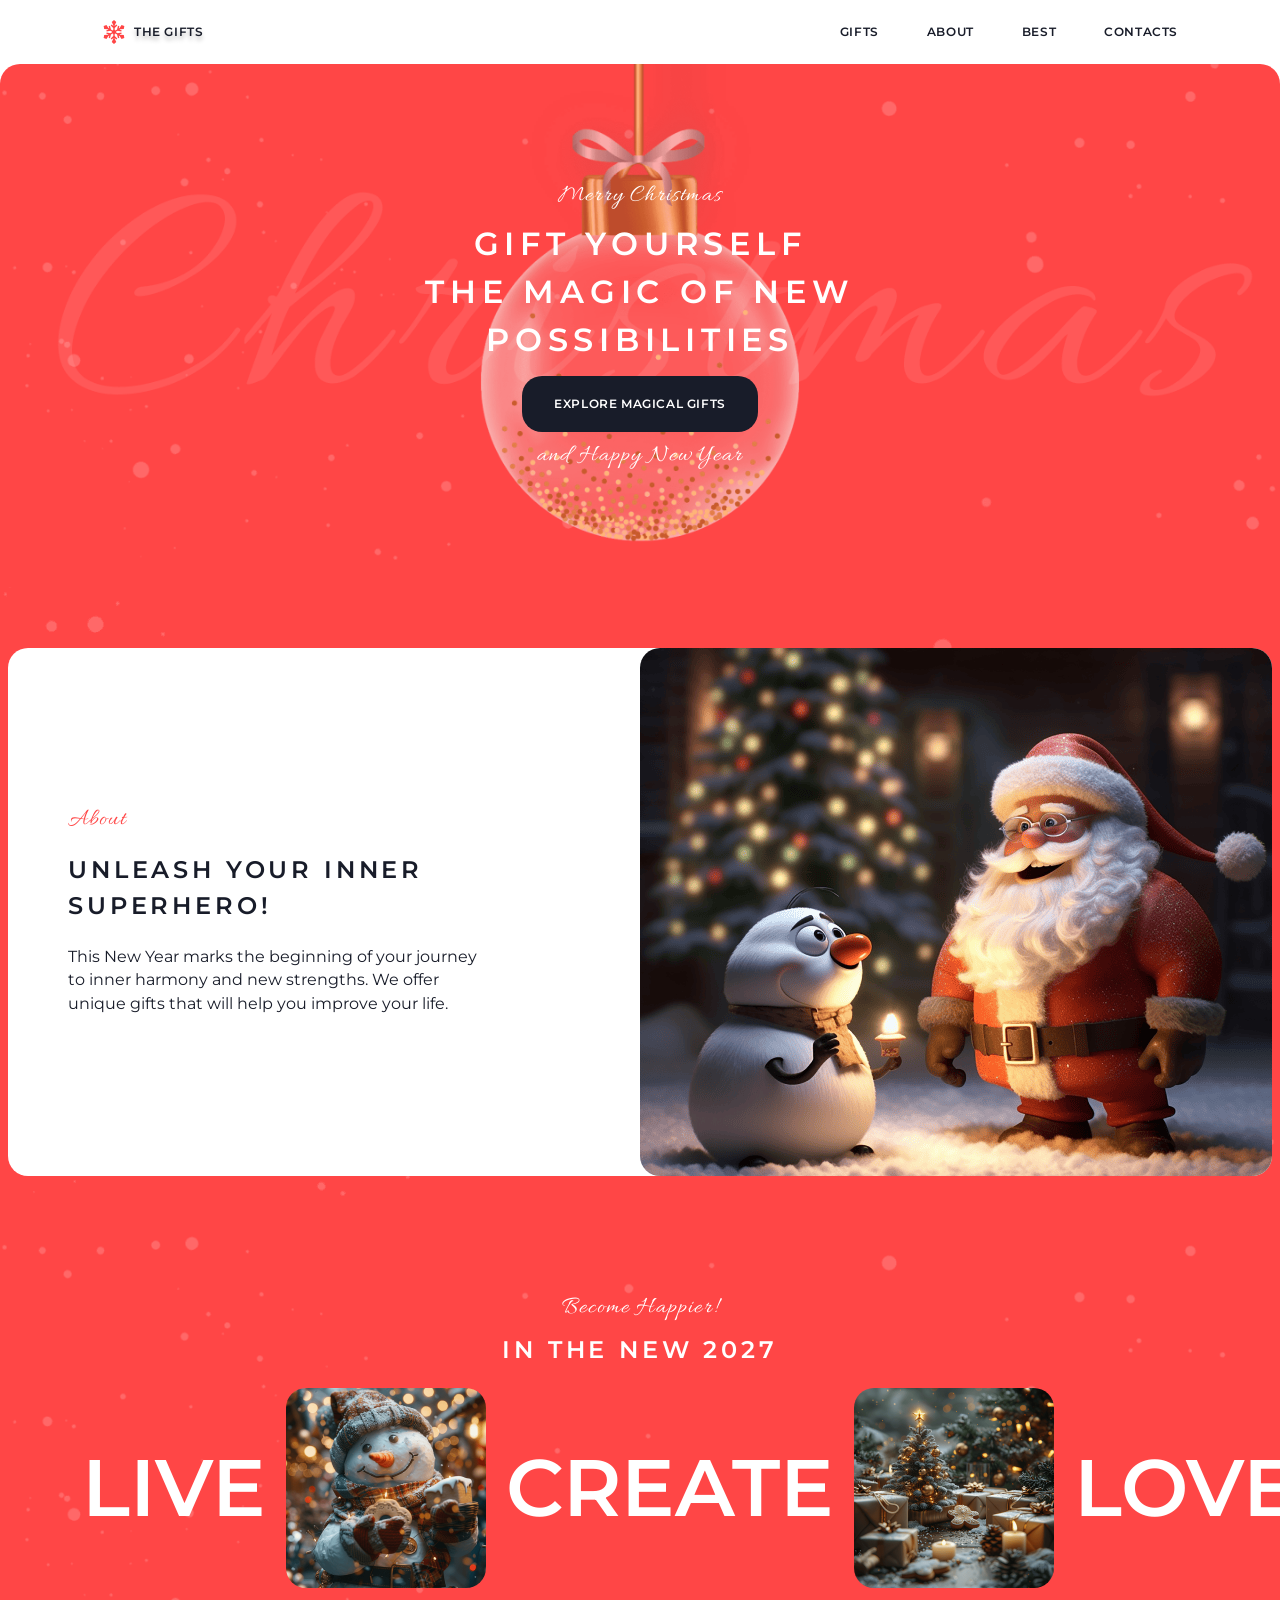
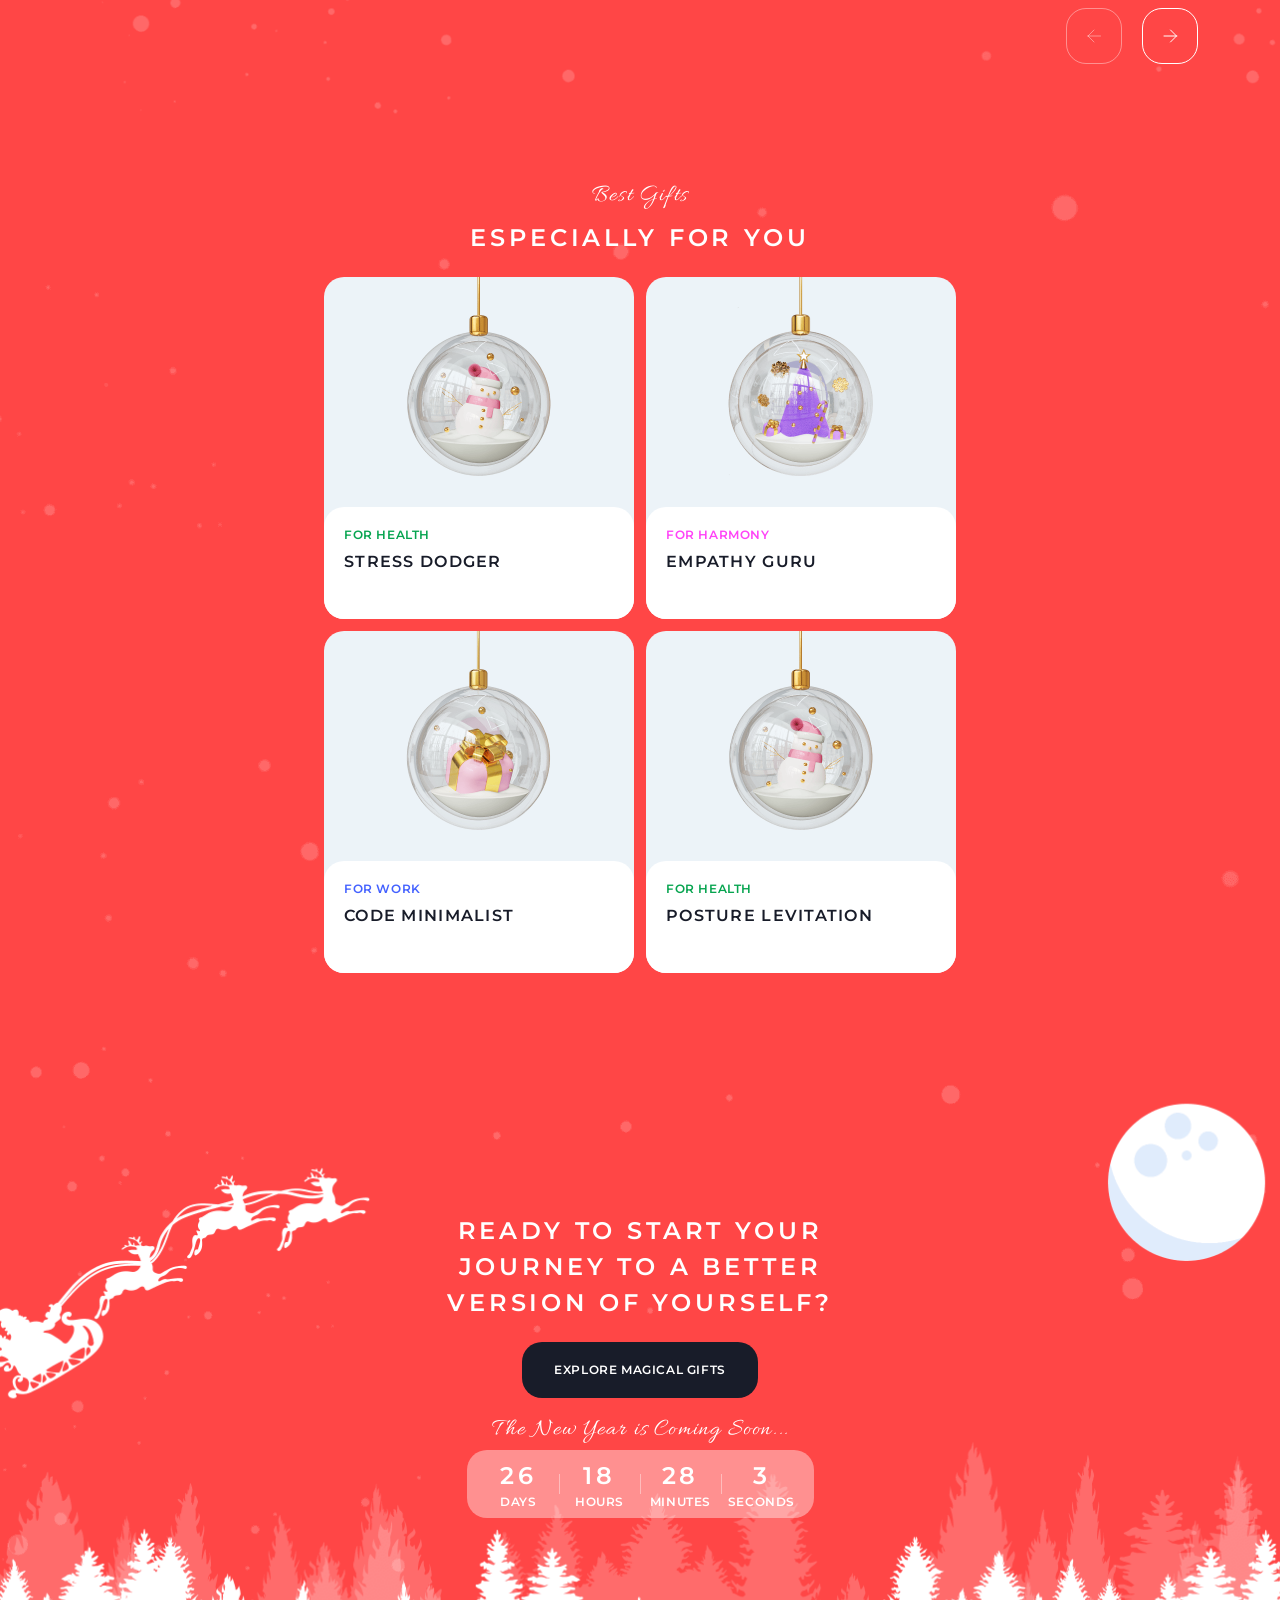
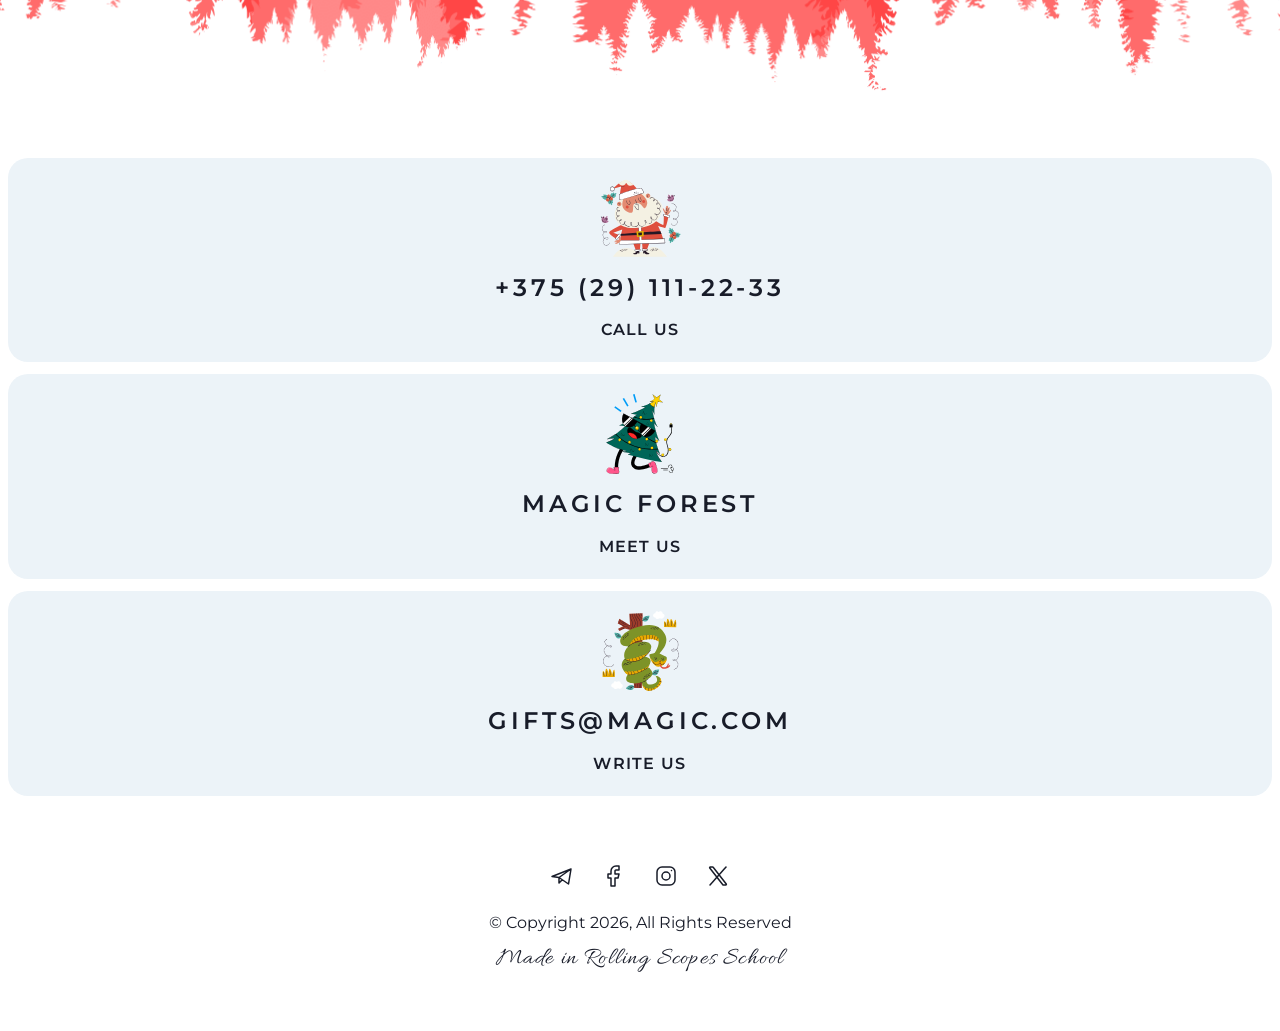
<file: index.html>
<!DOCTYPE html>
<html lang="en">
<head>
  <meta charset="UTF-8">
  <meta name="viewport" content="width=device-width, initial-scale=1.0">
  <link type="Image/x-icon" href="./assets/svg/X-Shop.ico" rel="icon">
  <link rel="stylesheet" href="./home.css">
  <script src="./consts.js" async type="module"></script>
  <script src="./burger.js" async type="module"></script>
  <script src="./slider.js" async type="module"></script>
  <script src="./bestGifts.js" async type="module"></script>
  <script src="./timer.js" async type="module"></script>
  <script src="./bodyRightPadding.js" async type="module"></script>
  <title>Home | Christmas Shop </title>
</head>
<body>
  <header>
    <a class="logo action-small" href="index.html">
      <img src="./assets/svg/logo.svg" alt="snowflake">
      the gifts
    </a>
    <nav class="nav-links">
      <a href="./gifts.html" class="nav-link action-small">gifts</a>
      <a href="#About" class="nav-link action-small">about</a>
      <a href="#Best-Gifts" class="nav-link action-small">best</a>
      <a href="#Contacts" class="nav-link action-small">contacts</a>
    </nav>
    <div class="burger-container" id="burger-icon">
      <div class="burger-line" id="hor"></div>
      <div class="burger-line" id="ver"></div>
    </div>
  </header>
  <nav class="nav-burger" id="nav-burger">
      <a href="./gifts.html" class="nav-link header2">gifts</a>
      <a href="#About" class="nav-link header2">about</a>
      <a href="#Best-Gifts" class="nav-link header2">best</a>
      <a href="#Contacts" class="nav-link header2">contacts</a>
  </nav>
  <main class="wrapper" id="wrapper">
    <section class="hero" id="Hero">
      <div class="hero-content">
        <p class="caption">Merry Christmas</p>
        <div class="header1-wrapper"><h1 class="header1">Gift yourself the magic of new possibilities</h1></div>
        <a class="action-small hero-link" href="./gifts.html">Explore Magical Gifts</a>
        <p class="caption">and Happy New Year</p>
      </div>
    </section>
    <section class="about" id="About">
      <div class="about-content">
        <div class="about-text">
          <div class="about-wrapper">
            <p class="caption ">About</p>
            <h2 class="header2">Unleash your inner superhero!</h2>
            <p class="paragraph">This New Year marks the beginning of your journey to inner harmony and new strengths. We offer unique gifts that will help you improve your life.</p>
          </div>
        </div>
        <div class="img-container">
          <img src="./assets/images/santa.png" alt="santa" class="about-img">
        </div>
      </div>
    </section>
    <section class="slider" id="Slider">
      <div class="slider-label">
        <p class="caption">Become Happier!</p>
        <h2 class="header2">in the new 2027</h2>
      </div>      
      <div class="slider-container" id="slider-container">
        <div class="slider-card">
          <p class="slider-text">Live</p>
          <img src="./assets/images/snowman.png" alt="snowman" class="slider-img">
        </div>
        <div class="slider-card">
          <p class="slider-text">create</p>
          <img src="./assets/images/christmas-trees.png" alt="christmas-tree" class="slider-img">
        </div>
        <div class="slider-card">
          <p class="slider-text">Love</p>
          <img src="./assets/images/christmas-tree-ball.png" alt="christmas-tree-ball" class="slider-img">
        </div>
        <div class="slider-card">
          <p class="slider-text">Dream</p>
          <img src="./assets/images/fairytale-house.png" alt="fairytale-house" class="slider-img">
        </div>
      </div>
      <div class="slider-controls">
        <div class="controls-left" id="controls-left">
          <svg width="24" height="24" viewBox="0 0 24 24" fill="none" xmlns="http://www.w3.org/2000/svg">
          <g id="arrow-left">
          <path id="Left" d="M18.5 12H6M6 12L12 6M6 12L12 18" stroke="white" stroke-linecap="round" stroke-linejoin="round"/>
          </g>
          </svg>
        </div>
        <div class="controls-right" id="controls-right">
          <svg width="24" height="24" viewBox="0 0 24 24" fill="none" xmlns="http://www.w3.org/2000/svg">
            <g id="arrow-right">
            <path id="Right" d="M6 12H18.5M18.5 12L12.5 6M18.5 12L12.5 18" stroke="white" stroke-linecap="round" stroke-linejoin="round"/>
            </g>
          </svg>
        </div>
      </div>
    </section>
    <section class="best-gifts" id="Best-Gifts">
      <div class="best-gifts_label">
        <p class="caption">Best Gifts</p>
        <h2 class="header2">especially for you</h2>
      </div>      
      <div class="gifts-container" id="best-gifts-container">

      </div>
    </section>
    <section class="CTA" id="CTA">
      <div class="CTA-content">
        <h2 class="header2">Ready to start your journey to a better version of yourself?</h2>
        <a class="action-small hero-link" href="./gifts.html">Explore Magical Gifts</a>
        <div class="timer-container">
          <p class="caption">The New Year is Coming Soon...</p>
          <div class="timer" id="timer">
            <div class="days-container">
              <h2 class="days-count header2" id="days">47</h2>
              <p class="days-label header4">days</p>
            </div>
            <hr>
            <div class="hours-container">
              <h2 class="hours-count header2" id="hours">5</h2>
              <p class="hours-label header4">hours</p>
            </div>
            <hr>
            <div class="mins-container">
              <h2 class="mins-count header2" id="minutes">34</h2>
              <p class="mins-label header4">minutes</p>
            </div>
            <hr>
            <div class="seconds-container">
              <h2 class="seconds-count header2" id="seconds">12</h2>
              <p class="seconds-label header4">seconds</p>
            </div>
          </div>
        </div>
      </div>
    </section>
  </main>
  <footer id="Contacts">
    <div class="contacts-container">
      <a class="contacts-card" href="tel:+375291112233">
        <img class="contacts-img" src="./assets/svg/santa-claus.svg" alt="santa-claus">
        <p class="contacts-info action-large" >+375 (29) 111-22-33</p>
        <h3 class="contacts-us header3">call us</h3>
      </a>
      <a class="contacts-card" target="_blank" href="https://maps.app.goo.gl/qPadGt6DpRe9bDaa7">
        <img class="contacts-img" src="./assets/svg/christmas-tree.svg" alt="christmas-tree">
        <p  class="contacts-info action-large" >magic forest</p>
        <h3 class="contacts-us header3">meet us</h3>
      </a>
      <a class="contacts-card" target="_top" href="mailto:lex6164665@gmail.com?subject=Christmas&body=Hi">
        <img class="contacts-img" src="./assets/svg/snake.svg" alt="snake">
        <p class="contacts-info action-large" >gifts@magic.com</p>
        <h3 class="contacts-us header3">write us</h3>
      </a>
    </div>
    <div class="socials-n-copyright">
      <div class="socials-container">
        <a target="_blank" href="https://web.telegram.org/a/" class="socials-link">
          <svg width="24" height="24" viewBox="0 0 24 24" fill="none" xmlns="http://www.w3.org/2000/svg">
          <path d="M21 5L2 12.5L9 13.5M21 5L18.5 20L9 13.5M21 5L9 13.5M9 13.5V19L12.2488 15.7229" stroke="#181C29" stroke-width="1.5" stroke-linecap="round" stroke-linejoin="round"/>
          </svg>
        </a>
        <a target="_blank" href="https://facebook.com" class="socials-link">
          <svg width="24" height="24" viewBox="0 0 24 24" fill="none" xmlns="http://www.w3.org/2000/svg">
          <path d="M17 2H14C12.6739 2 11.4021 2.52678 10.4645 3.46447C9.52678 4.40215 9 5.67392 9 7V10H6V14H9V22H13V14H16L17 10H13V7C13 6.73478 13.1054 6.48043 13.2929 6.29289C13.4804 6.10536 13.7348 6 14 6H17V2Z" stroke="#181C29" stroke-width="1.5" stroke-linecap="round" stroke-linejoin="round"/>
          </svg>
        </a>
        <a target="_blank" href="https://instagram.com" class="socials-link">
          <svg width="24" height="24" viewBox="0 0 24 24" fill="none" xmlns="http://www.w3.org/2000/svg">
            <path d="M12 16C14.2091 16 16 14.2091 16 12C16 9.79086 14.2091 8 12 8C9.79086 8 8 9.79086 8 12C8 14.2091 9.79086 16 12 16Z" stroke="#181C29" stroke-width="1.5" stroke-linecap="round" stroke-linejoin="round"/>
            <path d="M3 16V8C3 5.23858 5.23858 3 8 3H16C18.7614 3 21 5.23858 21 8V16C21 18.7614 18.7614 21 16 21H8C5.23858 21 3 18.7614 3 16Z" stroke="#181C29" stroke-width="1.5"/>
            <path d="M17.5 6.51L17.51 6.49889" stroke="#181C29" stroke-width="1.5" stroke-linecap="round" stroke-linejoin="round"/>
          </svg>
        </a>
        <a target="_blank" href="htpps://x.com" class="socials-link">
          <svg width="24" height="24" viewBox="0 0 24 24" fill="none" xmlns="http://www.w3.org/2000/svg">
          <path d="M16.8198 20.7684L3.75317 3.96836C3.44664 3.57425 3.72749 3 4.22678 3H6.70655C6.8917 3 7.06649 3.08548 7.18016 3.23164L20.2468 20.0316C20.5534 20.4258 20.2725 21 19.7732 21H17.2935C17.1083 21 16.9335 20.9145 16.8198 20.7684Z" stroke="#181C29" stroke-width="1.5"/>
          <path d="M20 3L4 21" stroke="#181C29" stroke-width="1.5" stroke-linecap="round"/>
          </svg>
        </a>
      </div>
      <p class="copyright paragraph">© Copyright 2026, All Rights Reserved</p>
      <a target="_blank" href="https://rs.school/" class="made caption">Made in Rolling Scopes School</a>
    </div>
  </footer>
</body>
</html>
</file>
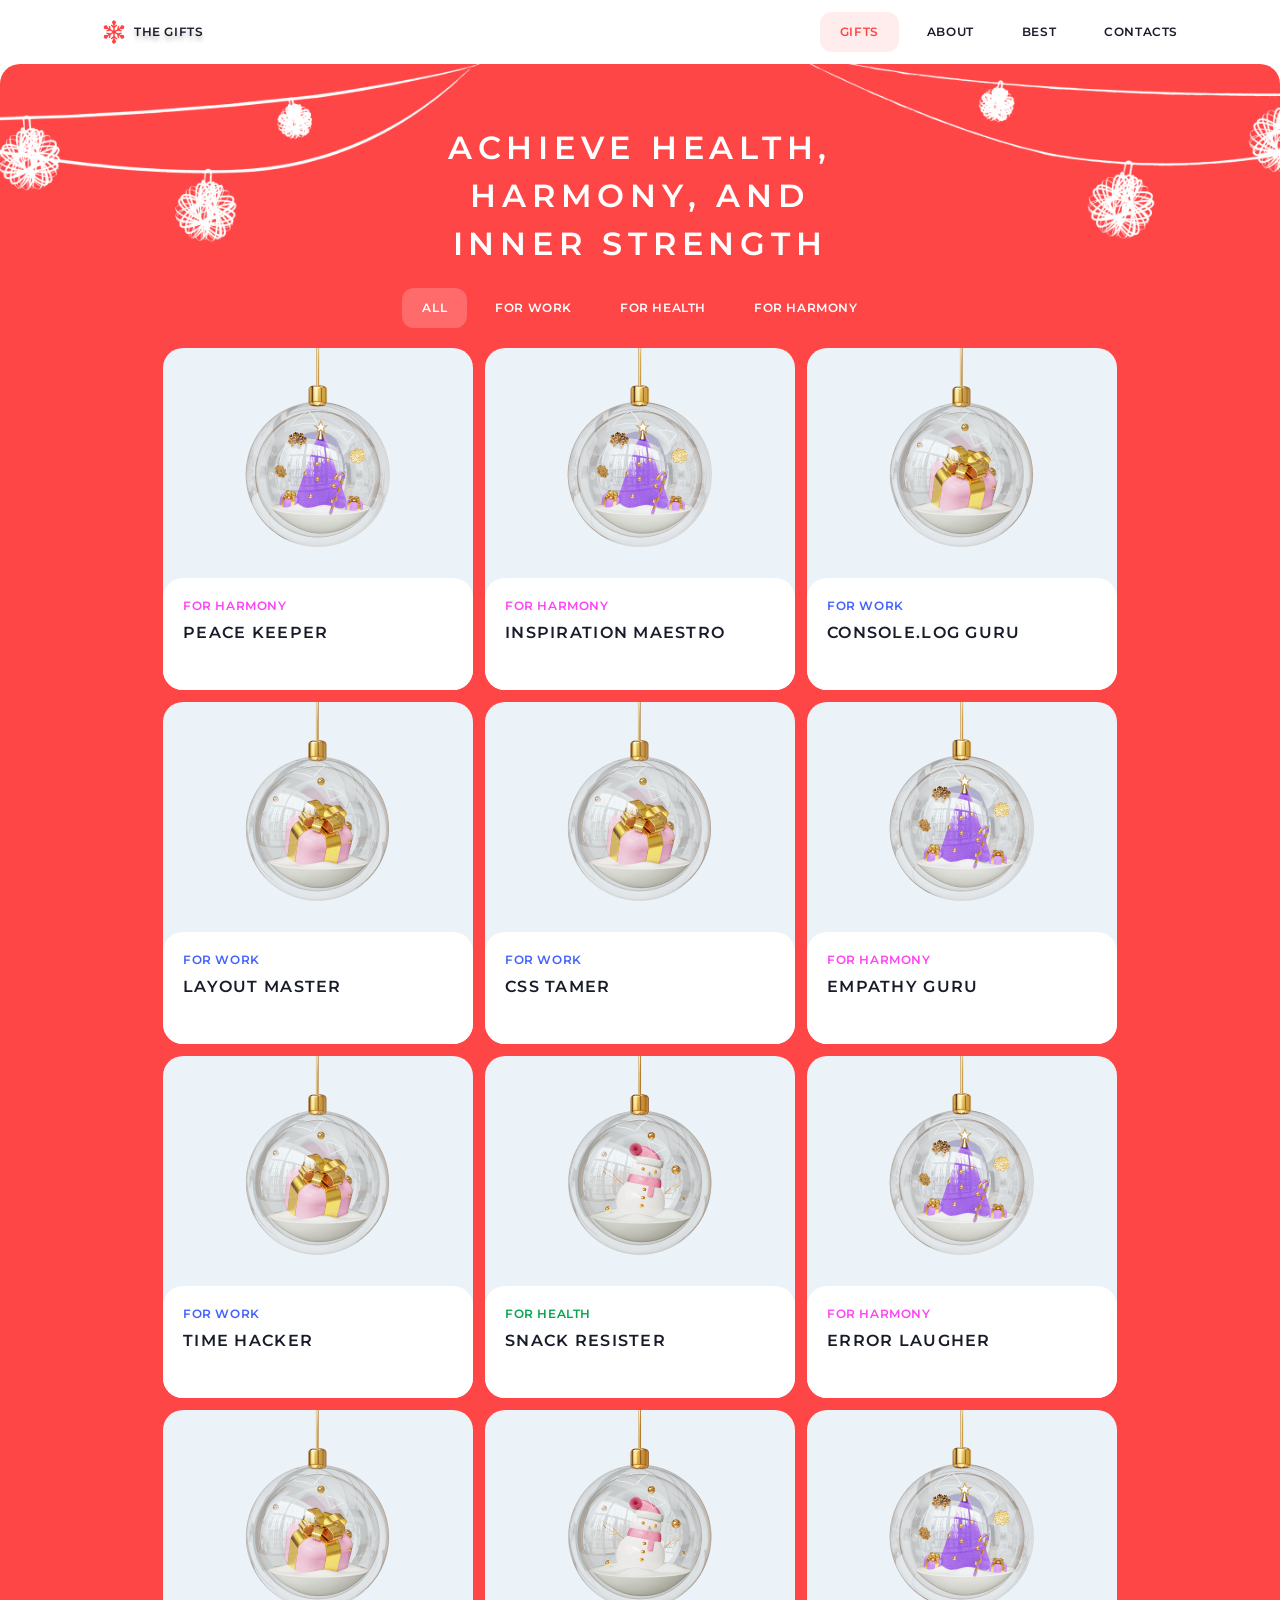
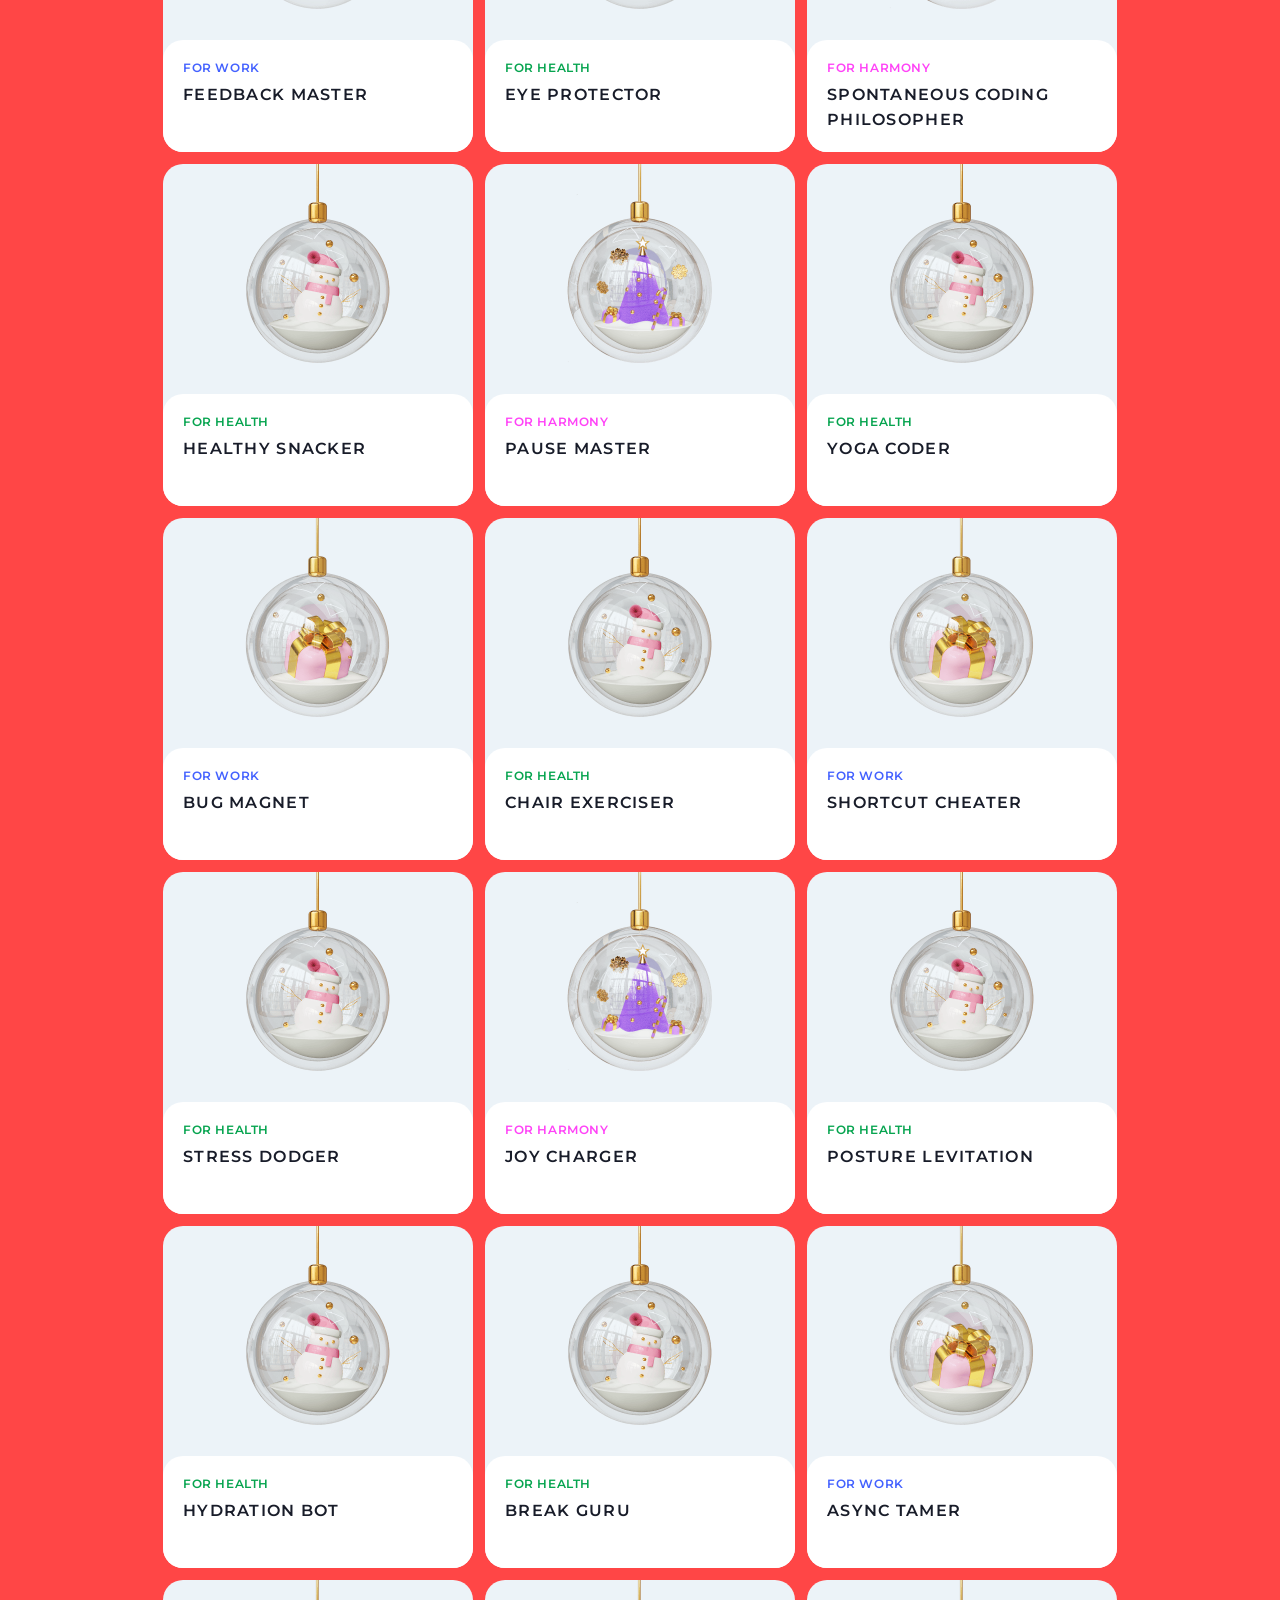
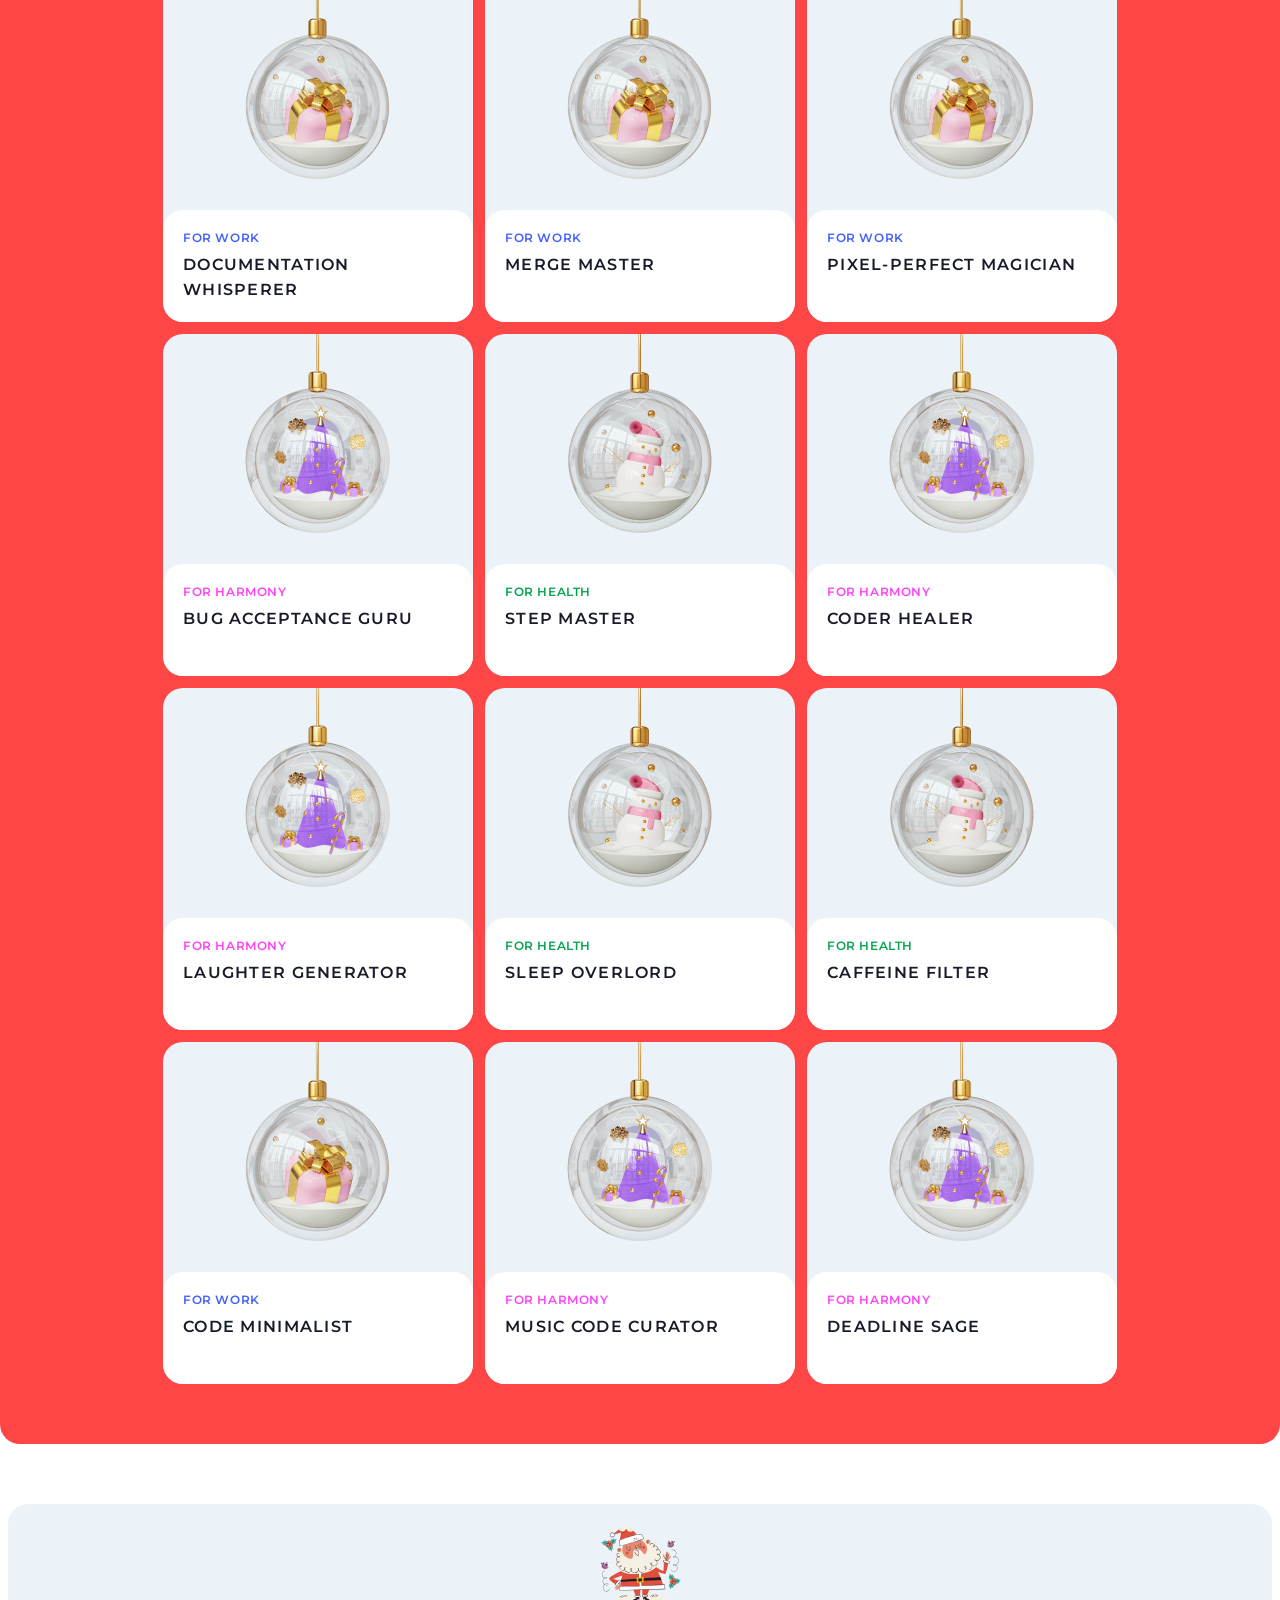
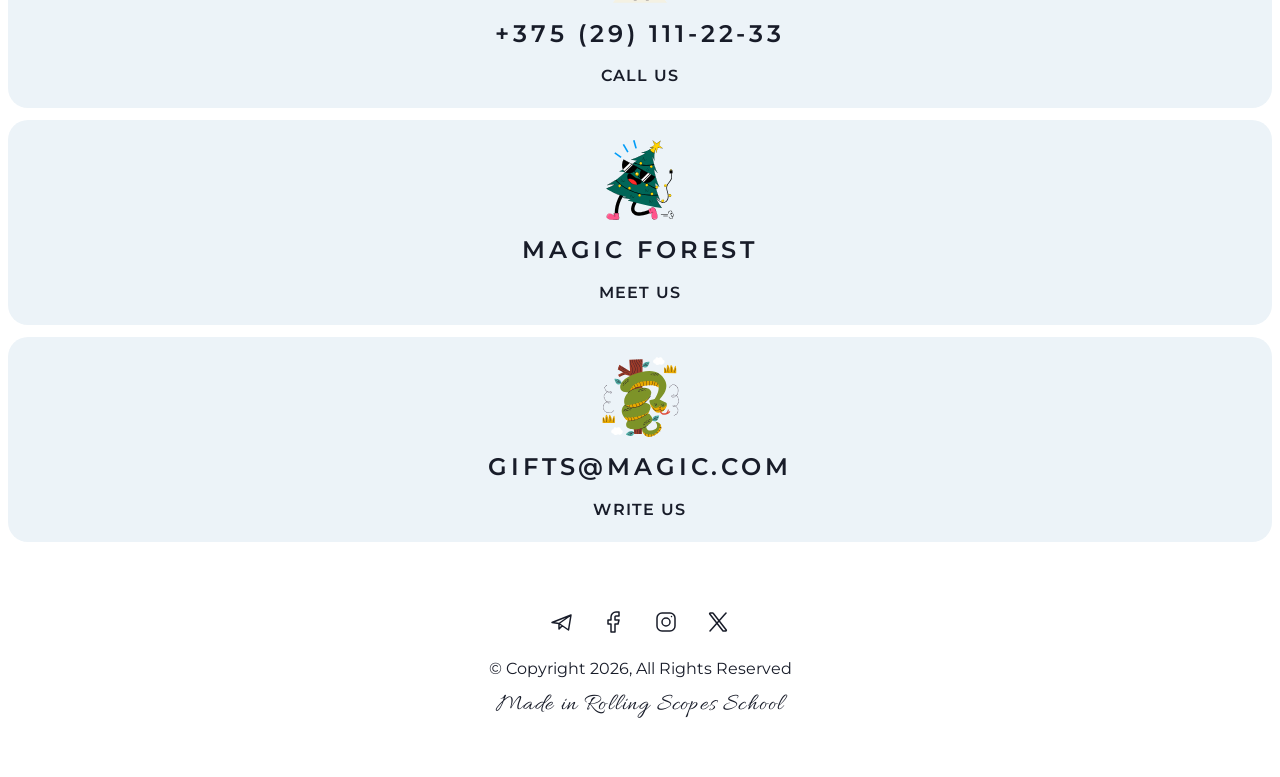
<file: gifts.html>
<!DOCTYPE html>
<html lang="en">
<head>
  <meta charset="UTF-8">
  <meta name="viewport" content="width=device-width, initial-scale=1.0">
  <link type="Image/x-icon" href="./assets/svg/X-Shop.ico" rel="icon">
  <link rel="stylesheet" href="gifts.css">
  <script src="./consts.js" async type="module"></script>
  <script src="./burger.js"  async type="module"></script>
  <script src="./gifts.js" async type="module"></script>
  <script src="./bodyRightPadding.js"  async type="module"></script>
  <title>Gifts | Christmas Shop</title>
</head>
<body>
    <header id="Top">
    <a class="logo action-small" href="./index.html">
      <img src="./assets/svg/logo.svg" alt="snowflake">
      the gifts
    </a>
    <nav class="nav-links">
      <a class="nav-link action-small active-link">gifts</a>
      <a href="./index.html#About" class="nav-link action-small">about</a>
      <a href="./index.html#Best-Gifts" class="nav-link action-small">best</a>
      <a href="#Contacts" class="nav-link action-small">contacts</a>
    </nav>
    <div class="burger-container" id="burger-icon">
      <div class="burger-line" id="hor"></div>
      <div class="burger-line" id="ver"></div>
    </div>
  </header>
  <nav class="nav-burger" id="nav-burger">
      <a class="nav-link header2 active-link">gifts</a>
      <a href="./index.html#About" class="nav-link header2">about</a>
      <a href="./index.html#Best-Gifts" class="nav-link header2">best</a>
      <a href="#Contacts" class="nav-link header2">contacts</a>
  </nav>
  <main class="wrapper">
    <section class="gifts" id="Gifts">
      <h1 class="header1">Achieve health, harmony, and inner strength</h1>
      <nav class="tabs-container" id="tabs-container">
        <button class="tab action-small" id="All">All</button>
        <button class="tab action-small" id="Work">For Work</button>
        <button class="tab action-small" id="Health">For Health</button>
        <button class="tab action-small" id="Harmony">For Harmony</button>
      </nav>
      <div class="gifts-container" id="gifts-container">
      </div>
    </section>
  </main>
  <footer id="Contacts">
    <div class="contacts-container">
      <a class="contacts-card" href="tel:+375291112233">
        <img class="contacts-img" src="./assets/svg/santa-claus.svg" alt="santa-claus">
        <p class="contacts-info action-large" >+375 (29) 111-22-33</p>
        <p class="contacts-us header3">call us</p>
      </a>
      <a class="contacts-card" target="_blank" href="https://maps.app.goo.gl/qPadGt6DpRe9bDaa7">
        <img class="contacts-img" src="./assets/svg/christmas-tree.svg" alt="christmas-tree">
        <p  class="contacts-info action-large" >magic forest</p>
        <p class="contacts-us header3">meet us</p>
      </a>
      <a class="contacts-card" target="_top" href="mailto:lex6164665@gmail.com?subject=Christmas&body=Hi">
        <img class="contacts-img" src="./assets/svg/snake.svg" alt="snake">
        <p class="contacts-info action-large" >gifts@magic.com</p>
        <p class="contacts-us header3">write us</p>
      </a>
    </div>
    <div class="socials-n-copyright">
      <div class="socials-container">
        <a target="_blank" href="https://web.telegram.org/a/" class="socials-link">
          <svg width="24" height="24" viewBox="0 0 24 24" fill="none" xmlns="http://www.w3.org/2000/svg">
          <path d="M21 5L2 12.5L9 13.5M21 5L18.5 20L9 13.5M21 5L9 13.5M9 13.5V19L12.2488 15.7229" stroke="#181C29" stroke-width="1.5" stroke-linecap="round" stroke-linejoin="round"/>
          </svg>
        </a>
        <a target="_blank" href="https://facebook.com" class="socials-link">
          <svg width="24" height="24" viewBox="0 0 24 24" fill="none" xmlns="http://www.w3.org/2000/svg">
          <path d="M17 2H14C12.6739 2 11.4021 2.52678 10.4645 3.46447C9.52678 4.40215 9 5.67392 9 7V10H6V14H9V22H13V14H16L17 10H13V7C13 6.73478 13.1054 6.48043 13.2929 6.29289C13.4804 6.10536 13.7348 6 14 6H17V2Z" stroke="#181C29" stroke-width="1.5" stroke-linecap="round" stroke-linejoin="round"/>
          </svg>
        </a>
        <a target="_blank" href="https://instagram.com" class="socials-link">
          <svg width="24" height="24" viewBox="0 0 24 24" fill="none" xmlns="http://www.w3.org/2000/svg">
            <path d="M12 16C14.2091 16 16 14.2091 16 12C16 9.79086 14.2091 8 12 8C9.79086 8 8 9.79086 8 12C8 14.2091 9.79086 16 12 16Z" stroke="#181C29" stroke-width="1.5" stroke-linecap="round" stroke-linejoin="round"/>
            <path d="M3 16V8C3 5.23858 5.23858 3 8 3H16C18.7614 3 21 5.23858 21 8V16C21 18.7614 18.7614 21 16 21H8C5.23858 21 3 18.7614 3 16Z" stroke="#181C29" stroke-width="1.5"/>
            <path d="M17.5 6.51L17.51 6.49889" stroke="#181C29" stroke-width="1.5" stroke-linecap="round" stroke-linejoin="round"/>
          </svg>
        </a>
        <a target="_blank" href="htpps://x.com" class="socials-link">
          <svg width="24" height="24" viewBox="0 0 24 24" fill="none" xmlns="http://www.w3.org/2000/svg">
          <path d="M16.8198 20.7684L3.75317 3.96836C3.44664 3.57425 3.72749 3 4.22678 3H6.70655C6.8917 3 7.06649 3.08548 7.18016 3.23164L20.2468 20.0316C20.5534 20.4258 20.2725 21 19.7732 21H17.2935C17.1083 21 16.9335 20.9145 16.8198 20.7684Z" stroke="#181C29" stroke-width="1.5"/>
          <path d="M20 3L4 21" stroke="#181C29" stroke-width="1.5" stroke-linecap="round"/>
          </svg>
        </a>
      </div>
      <p class="copyright paragraph">© Copyright 2026, All Rights Reserved</p>
      <a target="_blank" href="https://rs.school/" class="made caption">Made in Rolling Scopes School</a>
    </div>
  </footer>
  <a class="return-btn return-btn_disabled" id="return-btn" href="#Top">
    <svg xmlns="http://www.w3.org/2000/svg" width="24" height="24" viewBox="0 0 24 24" fill="none">
      <path d="M12 5V19" stroke="#FF4646" stroke-linecap="round" stroke-linejoin="round" />
      <path d="M18 11L12 5" stroke="#FF4646" stroke-linecap="round" stroke-linejoin="round" />
      <path d="M6 11L12 5" stroke="#FF4646" stroke-linecap="round" stroke-linejoin="round" />
    </svg>
  </a>
</body>
</html>
</file>
<file: home.css>
@import url("https://fonts.googleapis.com/css2?family=Allura&family=DM+Sans:ital,opsz,wght@0,9..40,100..1000;1,9..40,100..1000&family=Montserrat:ital,wght@0,100..900;1,100..900&display=swap");
html, body, div, span, applet, object, iframe,
h1, h2, h3, h4, h5, h6, p, blockquote, pre,
a, abbr, acronym, address, big, cite, code,
del, dfn, em, img, ins, kbd, q, s, samp,
small, strike, strong, sub, sup, tt, var,
b, u, i, center,
dl, dt, dd, ol, ul, li,
fieldset, form, label, legend,
table, caption, tbody, tfoot, thead, tr, th, td,
article, aside, canvas, details, embed,
figure, figcaption, footer, header, hgroup,
main, menu, nav, output, ruby, section, summary,
time, mark, audio, video {
  margin: 0;
  padding: 0;
  border: 0;
  font-size: 100%;
  font: inherit;
  vertical-align: baseline;
}

/* HTML5 display-role reset for older browsers */
article, aside, details, figcaption, figure,
footer, header, hgroup, main, menu, nav, section {
  display: block;
}

/* HTML5 hidden-attribute fix for newer browsers */
*[hidden] {
  display: none;
}

body {
  line-height: 1;
}

menu, ol, ul {
  list-style: none;
}

blockquote, q {
  quotes: none;
}

blockquote:before, blockquote:after,
q:before, q:after {
  content: "";
  content: none;
}

table {
  border-collapse: collapse;
  border-spacing: 0;
}

.caption {
  font-family: Allura;
  font-size: 24px;
  font-weight: 400;
  line-height: 100%;
  letter-spacing: 1.2px;
}

.header1 {
  font-family: Montserrat;
  font-size: 32px;
  font-style: normal;
  font-weight: 600;
  line-height: 150%;
  letter-spacing: 5.76px;
  text-transform: uppercase;
}

.header2 {
  font-family: Montserrat;
  font-size: 24px;
  font-weight: 600;
  line-height: 152%;
  letter-spacing: 3.84px;
  text-transform: uppercase;
}

.header3 {
  font-family: Montserrat;
  font-size: 16px;
  font-weight: 600;
  line-height: 152%;
  letter-spacing: 1.28px;
  text-transform: uppercase;
}

.header4 {
  font-family: Montserrat;
  font-size: 12px;
  font-weight: 600;
  line-height: 130%;
  letter-spacing: 0.6px;
  text-transform: uppercase;
}

.paragraph {
  font-family: Montserrat;
  font-size: 16px;
  font-weight: 400;
  line-height: 148%;
}

.action-large {
  font-family: Montserrat;
  font-size: 24px;
  font-weight: 600;
  line-height: 152%;
  letter-spacing: 3.84px;
  text-transform: uppercase;
  text-decoration: none;
}

.action-small {
  font-family: Montserrat;
  font-size: 12px;
  font-weight: 600;
  font-style: normal;
  line-height: 130%;
  letter-spacing: 0.6px;
  text-transform: uppercase;
  text-decoration: none;
}

.slider-text {
  font-family: Montserrat;
  font-size: 80px;
  font-weight: 600;
  text-transform: uppercase;
}

p, h1, h2, h3, h4 {
  -webkit-user-select: none;
     -moz-user-select: none;
          user-select: none;
}

a {
  text-decoration: none;
}

header {
  box-sizing: border-box;
  container-name: header;
  container-type: inline-size;
  display: flex;
  justify-content: space-between;
  padding: 12px 82px;
  background-color: #FFF;
}

.logo {
  display: flex;
  gap: 8px;
  padding: 8px 20px;
  align-items: center;
  text-shadow: 0px 4px 4px rgba(0, 0, 0, 0.25);
}
.logo img {
  width: 24px;
  height: 24px;
}

.nav-links {
  display: flex;
  gap: 8px;
  align-items: center;
}

.nav-link {
  padding: 12px 20px;
  text-decoration: none;
  border-radius: 12px;
}

.active-link {
  background-color: rgba(255, 70, 70, 0.1);
  color: #FF4646;
}

footer {
  padding: 60px 82px;
  display: flex;
  flex-direction: column;
  gap: 60px;
}

.contacts-container {
  display: grid;
  grid-template-columns: repeat(3, 1fr);
  gap: 12px;
}

.contacts-card {
  background-color: #ECF3F8;
  padding: 20px;
  display: flex;
  flex-direction: column;
  gap: 12px;
  align-items: center;
  border-radius: 20px;
  text-decoration: none;
}

.socials-n-copyright {
  display: flex;
  flex-direction: column;
  align-items: center;
  gap: 12px;
}

.socials-container {
  display: flex;
  gap: 12px;
}
.socials-container a {
  padding: 8px;
}

.burger-container,
.nav-burger {
  display: none;
}

@media (max-width: 1439px) {
  footer {
    padding-left: 8px;
    padding-right: 8px;
  }
  .contacts-container {
    display: flex;
    flex-direction: column;
  }
}
@media (width < 769px) {
  header {
    padding: 12px 8px;
  }
  .nav-links {
    display: none;
  }
  .burger-container {
    height: 40px;
    width: 40px;
    display: flex;
    padding: 0px 10px;
    gap: 8px;
    flex-direction: column;
    align-items: center;
    justify-content: center;
    transition: gap 0.8s;
  }
  .burger-line {
    background-color: #181C29;
    height: 1px;
    width: 20px;
    transition: transform 0.8s;
  }
  .burger-container_active {
    height: 40px;
    width: 40px;
    gap: 0;
  }
  .ver {
    transform: rotate(45deg);
    transition: transform 0.8s;
  }
  .hor {
    transform: rotate(-45deg);
    transition: transform 0.8s;
  }
  .nav-burger {
    position: fixed;
    background-color: #FFF;
    display: flex;
    flex-direction: column;
    align-items: center;
    justify-content: center;
    gap: 8px;
    width: 100vw;
    height: calc(100vh - 60px);
    top: 62px;
    z-index: 100;
    left: 100vW;
  }
  .nav-burger_active {
    left: 0;
    z-index: 100;
  }
}
@media (hover: hover) {
  .logo:hover {
    cursor: url(./assets/svg/pointinghand.svg), auto;
  }
  .active-link:hover,
  .nav-link:hover {
    background-color: rgba(255, 70, 70, 0.1);
    color: #FF4646;
    cursor: url(./assets/svg/pointinghand.svg), auto;
  }
  .active-link:hover:visited,
  .nav-link:hover:visited {
    text-decoration: none;
  }
  .active-link:hover {
    cursor: default;
  }
  .contacts-card:hover,
  .socials-link:hover,
  .made:hover,
  .made:hover {
    cursor: url(./assets/svg/pointinghand.svg), auto;
    color: #FF4646;
  }
  .contacts-card:hover *,
  .socials-link:hover *,
  .made:hover *,
  .made:hover * {
    color: #FF4646;
  }
  .socials-link:hover svg path {
    stroke: #FF4646;
  }
  .burger-container:hover {
    cursor: url(./assets/svg/pointinghand.svg), auto;
  }
}
@media (hover: none) {
  .active-link:active,
  .nav-link:active {
    background-color: rgba(255, 70, 70, 0.1);
    color: #FF4646;
  }
  .contacts-card:active * {
    color: #FF4646;
  }
  .socials-link:active svg path {
    stroke: #FF4646;
  }
  .made:active {
    color: #FF4646;
  }
  .body_burger-padding {
    padding: 0 17px 0 0 !important;
  }
}
.hero {
  padding: 60px 0;
  border-radius: 20px 20px 0 0;
  display: flex;
  flex-direction: column;
  align-items: center;
  background: url("./assets/images/bg-ball.png") 50%/cover no-repeat, url("./assets/images/bg-snow.png") 50%/cover no-repeat, #FF4646;
}

.hero-content {
  padding: 60px 0;
  max-width: 430px;
  display: flex;
  flex-direction: column;
  gap: 12px;
  align-items: stretch;
}
.hero-content * {
  text-align: center;
  color: #FFF;
}

.hero-link {
  text-decoration: none;
  padding: 20px 32px;
  border-radius: 20px;
  background-color: #181C29;
  align-self: center;
}

@media (hover: hover) {
  .hero-link:hover {
    cursor: url(./assets/svg/pointinghand.svg), auto;
    color: #181C29;
    background-color: #FFF;
  }
}
@media (hover: none) {
  .hero-link:active {
    color: #181C29;
    background-color: #FFF;
  }
}
.about {
  background: url("./assets/images/bg-snow.png") 50%/cover no-repeat, #FF4646;
  padding: 60px 82px;
  display: flex;
  flex-direction: column;
  align-items: center;
}

.about-content {
  background-color: #FFF;
  border-radius: 20px;
  display: grid;
  grid-template-columns: 1fr 1fr;
}

.about-text {
  padding: 0 60px;
  display: flex;
  flex-direction: column;
  align-items: start;
  justify-content: center;
}
.about-text .caption {
  color: #FF4646;
}

.about-wrapper {
  display: flex;
  flex-direction: column;
  align-items: flex-start;
  justify-content: center;
  max-width: 426px;
  gap: 20px;
}

.img-container {
  border-radius: 20px;
  overflow: clip;
  display: flex;
  justify-content: center;
  align-items: center;
}

@media (max-width: 1439px) {
  .about {
    padding: 60px 8px;
  }
  .img-container {
    width: 100%;
    overflow: hidden;
  }
}
@media (max-width: 767px) {
  .about-content {
    max-width: 100%;
    display: flex;
    flex-direction: column;
  }
  .about-text {
    padding: 60px 20px;
  }
}
.slider {
  background: url("./assets/images/bg-snow.png") 50%/cover no-repeat, #FF4646;
  padding: 60px 8px;
  display: flex;
  flex-direction: column;
  align-items: center;
  gap: 20px;
  overflow: clip;
  position: relative;
}
.slider * {
  color: #FFF;
}

.slider-label {
  display: flex;
  flex-direction: column;
  gap: 12px;
  text-align: center;
}

.slider-container {
  display: flex;
  flex-wrap: nowrap;
  gap: 20px;
  justify-content: start;
  position: relative;
  left: 74px;
  align-self: flex-start;
  transition: left 0.8s ease-in-out;
}

.slider-card {
  display: flex;
  gap: 20px;
  flex-wrap: nowrap;
  align-items: center;
}

.slider-img {
  width: 200px;
  border-radius: 20px;
}

.slider-controls {
  display: flex;
  align-items: end;
  gap: 20px;
  align-self: flex-end;
  padding-right: 74px;
}

.controls-left,
.controls-right {
  width: 56px;
  height: 56px;
  border-radius: 20px;
  border: 1px solid #FFF;
}

.controls-left {
  display: flex;
  justify-content: center;
  align-items: center;
}

.controls-right {
  display: flex;
  justify-content: center;
  align-items: center;
}

.disabled-controls {
  border: 1px solid rgba(255, 255, 255, 0.4);
}
.disabled-controls path {
  stroke-opacity: 0.4;
}

@media (max-width: 768px) {
  .slider-controls {
    padding-right: 0;
  }
  .slider-container {
    left: 0;
    overflow: clip;
  }
}
@media (hover: hover) {
  .controls-left:hover,
  .controls-right:hover {
    cursor: url(./assets/svg/pointinghand.svg), auto;
    background-color: #FFF;
  }
  .controls-left:hover svg path,
  .controls-right:hover svg path {
    stroke: #FF4646;
  }
  .disabled-controls:hover {
    cursor: not-allowed;
    background-color: transparent;
  }
  .disabled-controls:hover svg path {
    stroke: #FFF;
  }
}
@media (hover: none) {
  .controls-right:active,
  .controls-left:active {
    background-color: #FFF;
  }
  .controls-right:active svg path,
  .controls-left:active svg path {
    stroke: #FF4646;
  }
  .disabled-controls:active {
    cursor: not-allowed;
    background-color: transparent;
  }
  .disabled-controls:active svg path {
    stroke: #FFF;
  }
}
.best-gifts {
  padding: 60px 8px;
  background: url("./assets/images/bg-snow.png") 50%/cover no-repeat, #FF4646;
  display: flex;
  flex-direction: column;
  align-items: center;
  gap: 20px;
}

.best-gifts_label {
  display: flex;
  flex-direction: column;
  gap: 12px;
  align-items: center;
}
.best-gifts_label * {
  color: #FFF;
}

.gifts-container {
  display: flex;
  justify-content: center;
  gap: 12px;
  flex-wrap: wrap;
  transition: padding 0s;
}

@media (max-width: 1439px) and (min-width: 970px) {
  .gifts-container {
    padding-left: 16.5%;
    padding-right: 16.5%;
    transition: padding 0s;
  }
}
.CTA {
  padding: 120px 8px;
  display: flex;
  flex-direction: column;
  align-items: center;
  background: url("./assets/images/bg-forest.png") 50%/cover no-repeat, url("./assets/images/bg-snow.png") 50%/cover no-repeat, #FF4646;
  border-radius: 0 0 20px 20px;
}

.CTA-content {
  text-align: center;
  padding: 60px 0;
  max-width: 426px;
  display: flex;
  flex-direction: column;
  gap: 20px;
  align-items: center;
}
.CTA-content * {
  color: #FFF;
}

.timer-container {
  display: flex;
  flex-direction: column;
  gap: 8px;
}

.timer {
  display: flex;
  background-color: rgba(255, 255, 255, 0.4);
  padding: 8px 12px;
  border-radius: 20px;
  align-items: center;
}

.timer_stop {
  height: 52px;
  align-items: center;
  justify-content: center;
  font-family: Allura;
  font-size: 30px;
  font-weight: 400;
  line-height: 100%;
  letter-spacing: 1.2px;
}

.days-container,
.hours-container,
.mins-container,
.seconds-container {
  width: 80px;
}

hr {
  height: 20px;
  width: 1px;
  border: 0;
  background-color: rgba(255, 255, 255, 0.4);
}

.gift-card {
  position: relative;
  display: flex;
  flex-direction: column;
  width: 310px;
  height: 342px;
  border-radius: 20px;
  background-color: #ECF3F8;
  text-decoration: none;
}
.gift-card .gift-img {
  min-height: 230px;
  width: 100%;
}
.gift-card .for-health-img {
  background: no-repeat center/100% url("./assets/images/gift-for-health.png");
}
.gift-card .for-work-img {
  background: no-repeat center/100% url("./assets/images/gift-for-work.png");
}
.gift-card .for-harmony-img {
  background: no-repeat center/100% url("./assets/images/gift-for-harmony.png");
}

.close-btn {
  display: none;
}

.card-info {
  height: 100%;
  background-color: #FFF;
  border-radius: 20px;
  padding: 20px;
  display: flex;
  flex-direction: column;
  gap: 20px;
}

.gift-text {
  display: flex;
  flex-direction: column;
  justify-content: start;
  gap: 8px;
}
.gift-text .work {
  color: #4361FF;
}
.gift-text .health {
  color: #06A44F;
}
.gift-text .harmony {
  color: #FF43F7;
}
.gift-text .paragraph {
  display: none;
}

.super-container {
  display: none;
}

.gift-card_wrapper {
  transition: background-color 0.5s, width 0.5s, height 0.5s;
}

#selected-card {
  width: auto;
  height: auto;
  max-width: 400px;
  margin: 0 8px;
}
#selected-card .close-btn {
  position: absolute;
  width: 40px;
  height: 40px;
  top: 12px;
  right: 12px;
  display: flex;
  align-items: center;
  justify-content: center;
  border-radius: 4px;
  transition: background-color 0.5s;
}
#selected-card .close-btn svg path {
  stroke: #181C29;
  transition: stroke 0.5s;
}
#selected-card .for-health-img {
  background: no-repeat center/auto 130% url("./assets/images/gift-for-health.png");
}
#selected-card .for-work-img {
  background: no-repeat center/auto 130% url("./assets/images/gift-for-work.png");
}
#selected-card .for-harmony-img {
  background: no-repeat center/auto 130% url("./assets/images/gift-for-harmony.png");
}
#selected-card .gift-text .paragraph {
  display: block;
}
#selected-card .super-container {
  display: flex;
  flex-direction: column;
  gap: 8px;
}
#selected-card .line-grid {
  max-width: 100%;
  display: flex;
  justify-content: space-between;
  gap: 12px;
}
#selected-card .line-label {
  flex: 1 13 184px;
  text-transform: capitalize;
}
#selected-card .line-value {
  flex: 0 0 40px;
}
#selected-card .line-stars {
  display: flex;
  gap: 8px;
  flex-wrap: nowrap;
  flex: 0 0 112px;
}
#selected-card .line-stars img {
  width: 16px;
  height: 16px;
}

.gift-card_wrapper:has(#selected-card) {
  position: fixed;
  width: 100vw;
  height: 100vh;
  top: 0;
  display: flex;
  align-items: center;
  justify-content: center;
  z-index: 1000;
  background-color: rgba(24, 28, 41, 0.8);
  transition: background-color 0.5s, width 0.5s, height 0.5s;
}

body:has(#selected-card) {
  overflow: hidden;
}

@media (hover: hover) {
  .gift-card:hover {
    cursor: url(./assets/svg/pointinghand.svg), auto;
  }
  .gift-card:hover h3 {
    color: #FF4646;
  }
  #selected-card:hover {
    cursor: default;
  }
  #selected-card:hover h3 {
    color: #181C29;
  }
  .close-btn:hover {
    background-color: rgba(255, 70, 70, 0.1);
    transition: background-color 0.5s;
    cursor: url(./assets/svg/pointinghand.svg), auto;
  }
  .close-btn:hover svg path {
    stroke: #FF4646;
    transition: stroke 0.5s;
  }
}
@media (hover: none) {
  .gift-card:active .header3 {
    color: #FF4646;
  }
  #selected-card:active h3 {
    color: #181C29;
  }
  .close-btn:active {
    background-color: rgba(255, 70, 70, 0.1);
  }
  .close-btn:active svg path {
    stroke: #FF4646;
  }
}
html {
  scroll-behavior: smooth;
  transition: scroll 1s ease-in-out 0.5s;
}

* {
  color: #181C29;
  box-sizing: border-box;
  -webkit-tap-highlight-color: transparent !important;
}
*:visited {
  text-decoration: none;
}

* {
  transition: stroke 0.5s ease-in-out, background-color 0.5s ease-in-out, color 0.5s ease-in-out;
}

@media (hover: hover) {
  *:hover {
    transition: stroke 0.5s ease-in-out, background-color 0.5s ease-in-out, color 0.5s ease-in-out;
  }
}
body {
  max-width: 100%;
  margin: 0;
  padding: 0;
  transition: overflow 0s;
}

.body_no-scroll {
  overflow: hidden;
  transition: overflow 0s;
}

header, footer, .wrapper {
  max-width: 1440px;
  margin: 0 auto;
}

.logo,
.logo:hover {
  background: none;
  color: #181C29;
}

img {
  -webkit-user-select: none;
     -moz-user-select: none;
          user-select: none;
}/*# sourceMappingURL=home.css.map */
</file>
<file: gifts.css>
@import url("https://fonts.googleapis.com/css2?family=Allura&family=DM+Sans:ital,opsz,wght@0,9..40,100..1000;1,9..40,100..1000&family=Montserrat:ital,wght@0,100..900;1,100..900&display=swap");
html, body, div, span, applet, object, iframe,
h1, h2, h3, h4, h5, h6, p, blockquote, pre,
a, abbr, acronym, address, big, cite, code,
del, dfn, em, img, ins, kbd, q, s, samp,
small, strike, strong, sub, sup, tt, var,
b, u, i, center,
dl, dt, dd, ol, ul, li,
fieldset, form, label, legend,
table, caption, tbody, tfoot, thead, tr, th, td,
article, aside, canvas, details, embed,
figure, figcaption, footer, header, hgroup,
main, menu, nav, output, ruby, section, summary,
time, mark, audio, video {
  margin: 0;
  padding: 0;
  border: 0;
  font-size: 100%;
  font: inherit;
  vertical-align: baseline;
}

/* HTML5 display-role reset for older browsers */
article, aside, details, figcaption, figure,
footer, header, hgroup, main, menu, nav, section {
  display: block;
}

/* HTML5 hidden-attribute fix for newer browsers */
*[hidden] {
  display: none;
}

body {
  line-height: 1;
}

menu, ol, ul {
  list-style: none;
}

blockquote, q {
  quotes: none;
}

blockquote:before, blockquote:after,
q:before, q:after {
  content: "";
  content: none;
}

table {
  border-collapse: collapse;
  border-spacing: 0;
}

.caption {
  font-family: Allura;
  font-size: 24px;
  font-weight: 400;
  line-height: 100%;
  letter-spacing: 1.2px;
}

.header1 {
  font-family: Montserrat;
  font-size: 32px;
  font-style: normal;
  font-weight: 600;
  line-height: 150%;
  letter-spacing: 5.76px;
  text-transform: uppercase;
}

.header2 {
  font-family: Montserrat;
  font-size: 24px;
  font-weight: 600;
  line-height: 152%;
  letter-spacing: 3.84px;
  text-transform: uppercase;
}

.header3 {
  font-family: Montserrat;
  font-size: 16px;
  font-weight: 600;
  line-height: 152%;
  letter-spacing: 1.28px;
  text-transform: uppercase;
}

.header4 {
  font-family: Montserrat;
  font-size: 12px;
  font-weight: 600;
  line-height: 130%;
  letter-spacing: 0.6px;
  text-transform: uppercase;
}

.paragraph {
  font-family: Montserrat;
  font-size: 16px;
  font-weight: 400;
  line-height: 148%;
}

.action-large {
  font-family: Montserrat;
  font-size: 24px;
  font-weight: 600;
  line-height: 152%;
  letter-spacing: 3.84px;
  text-transform: uppercase;
  text-decoration: none;
}

.action-small {
  font-family: Montserrat;
  font-size: 12px;
  font-weight: 600;
  font-style: normal;
  line-height: 130%;
  letter-spacing: 0.6px;
  text-transform: uppercase;
  text-decoration: none;
}

.slider-text {
  font-family: Montserrat;
  font-size: 80px;
  font-weight: 600;
  text-transform: uppercase;
}

p, h1, h2, h3, h4 {
  -webkit-user-select: none;
     -moz-user-select: none;
          user-select: none;
}

a {
  text-decoration: none;
}

header {
  box-sizing: border-box;
  container-name: header;
  container-type: inline-size;
  display: flex;
  justify-content: space-between;
  padding: 12px 82px;
  background-color: #FFF;
}

.logo {
  display: flex;
  gap: 8px;
  padding: 8px 20px;
  align-items: center;
  text-shadow: 0px 4px 4px rgba(0, 0, 0, 0.25);
}
.logo img {
  width: 24px;
  height: 24px;
}

.nav-links {
  display: flex;
  gap: 8px;
  align-items: center;
}

.nav-link {
  padding: 12px 20px;
  text-decoration: none;
  border-radius: 12px;
}

.active-link {
  background-color: rgba(255, 70, 70, 0.1);
  color: #FF4646;
}

footer {
  padding: 60px 82px;
  display: flex;
  flex-direction: column;
  gap: 60px;
}

.contacts-container {
  display: grid;
  grid-template-columns: repeat(3, 1fr);
  gap: 12px;
}

.contacts-card {
  background-color: #ECF3F8;
  padding: 20px;
  display: flex;
  flex-direction: column;
  gap: 12px;
  align-items: center;
  border-radius: 20px;
  text-decoration: none;
}

.socials-n-copyright {
  display: flex;
  flex-direction: column;
  align-items: center;
  gap: 12px;
}

.socials-container {
  display: flex;
  gap: 12px;
}
.socials-container a {
  padding: 8px;
}

.burger-container,
.nav-burger {
  display: none;
}

@media (max-width: 1439px) {
  footer {
    padding-left: 8px;
    padding-right: 8px;
  }
  .contacts-container {
    display: flex;
    flex-direction: column;
  }
}
@media (width < 769px) {
  header {
    padding: 12px 8px;
  }
  .nav-links {
    display: none;
  }
  .burger-container {
    height: 40px;
    width: 40px;
    display: flex;
    padding: 0px 10px;
    gap: 8px;
    flex-direction: column;
    align-items: center;
    justify-content: center;
    transition: gap 0.8s;
  }
  .burger-line {
    background-color: #181C29;
    height: 1px;
    width: 20px;
    transition: transform 0.8s;
  }
  .burger-container_active {
    height: 40px;
    width: 40px;
    gap: 0;
  }
  .ver {
    transform: rotate(45deg);
    transition: transform 0.8s;
  }
  .hor {
    transform: rotate(-45deg);
    transition: transform 0.8s;
  }
  .nav-burger {
    position: fixed;
    background-color: #FFF;
    display: flex;
    flex-direction: column;
    align-items: center;
    justify-content: center;
    gap: 8px;
    width: 100vw;
    height: calc(100vh - 60px);
    top: 62px;
    z-index: 100;
    left: 100vW;
  }
  .nav-burger_active {
    left: 0;
    z-index: 100;
  }
}
@media (hover: hover) {
  .logo:hover {
    cursor: url(./assets/svg/pointinghand.svg), auto;
  }
  .active-link:hover,
  .nav-link:hover {
    background-color: rgba(255, 70, 70, 0.1);
    color: #FF4646;
    cursor: url(./assets/svg/pointinghand.svg), auto;
  }
  .active-link:hover:visited,
  .nav-link:hover:visited {
    text-decoration: none;
  }
  .active-link:hover {
    cursor: default;
  }
  .contacts-card:hover,
  .socials-link:hover,
  .made:hover,
  .made:hover {
    cursor: url(./assets/svg/pointinghand.svg), auto;
    color: #FF4646;
  }
  .contacts-card:hover *,
  .socials-link:hover *,
  .made:hover *,
  .made:hover * {
    color: #FF4646;
  }
  .socials-link:hover svg path {
    stroke: #FF4646;
  }
  .burger-container:hover {
    cursor: url(./assets/svg/pointinghand.svg), auto;
  }
}
@media (hover: none) {
  .active-link:active,
  .nav-link:active {
    background-color: rgba(255, 70, 70, 0.1);
    color: #FF4646;
  }
  .contacts-card:active * {
    color: #FF4646;
  }
  .socials-link:active svg path {
    stroke: #FF4646;
  }
  .made:active {
    color: #FF4646;
  }
  .body_burger-padding {
    padding: 0 17px 0 0 !important;
  }
}
.gifts {
  border-radius: 20px;
  padding: 60px 8px;
  background-color: #FF4646;
  background-image: url("./assets/images/bg-garland.png");
  background-repeat: no-repeat;
  background-size: 100%;
  flex-direction: column;
  display: flex;
  flex-wrap: wrap;
  justify-content: center;
  gap: 20px;
  align-items: center;
}
.gifts .header1 {
  max-width: 426px;
  color: #FFF;
  text-align: center;
}

.tabs-container {
  display: flex;
  gap: 8px;
  justify-content: center;
  flex-wrap: wrap;
}

.tab {
  color: #FFF;
  padding: 12px 20px;
  border: none;
  border-radius: 12px;
  background: none;
}

.active-tab {
  background-color: rgba(255, 255, 255, 0.2);
  cursor: default;
  transition: background-color 2.5s;
}

.gifts-container {
  display: flex;
  flex-wrap: wrap;
  gap: 12px;
  align-items: center;
  justify-content: center;
}

.return-btn {
  display: none;
}

@media (max-width: 768px) {
  .return-btn {
    width: 56px;
    height: 56px;
    display: flex;
    justify-content: center;
    align-items: center;
    position: fixed;
    border-radius: 50%;
    right: 8px;
    bottom: 8px;
    background-color: #FFF;
    border: 1px solid #FF4646;
    transition: border 0s, border-radius 0s, box-shadow 0.2s;
  }
  .return-btn:active {
    box-shadow: 0px 0px 6px 2px #FF4646;
    transition: box-shadow 0s;
  }
  .return-btn_disabled {
    display: none !important;
  }
}
@media (max-width: 767px) {
  .tab {
    padding: 12px 8px;
  }
  .tabs-container {
    gap: 0;
  }
}
@media (hover: hover) {
  .return-btn:hover {
    cursor: url(./assets/svg/pointinghand.svg), auto;
  }
  .tab:hover {
    background-color: rgba(255, 255, 255, 0.2);
    cursor: url(./assets/svg/pointinghand.svg), auto;
  }
  .active-tab:hover {
    cursor: default;
  }
}
@media (hover: none) {
  .tab:active {
    background-color: rgba(255, 255, 255, 0.2);
  }
}
.gift-card {
  position: relative;
  display: flex;
  flex-direction: column;
  width: 310px;
  height: 342px;
  border-radius: 20px;
  background-color: #ECF3F8;
  text-decoration: none;
}
.gift-card .gift-img {
  min-height: 230px;
  width: 100%;
}
.gift-card .for-health-img {
  background: no-repeat center/100% url("./assets/images/gift-for-health.png");
}
.gift-card .for-work-img {
  background: no-repeat center/100% url("./assets/images/gift-for-work.png");
}
.gift-card .for-harmony-img {
  background: no-repeat center/100% url("./assets/images/gift-for-harmony.png");
}

.close-btn {
  display: none;
}

.card-info {
  height: 100%;
  background-color: #FFF;
  border-radius: 20px;
  padding: 20px;
  display: flex;
  flex-direction: column;
  gap: 20px;
}

.gift-text {
  display: flex;
  flex-direction: column;
  justify-content: start;
  gap: 8px;
}
.gift-text .work {
  color: #4361FF;
}
.gift-text .health {
  color: #06A44F;
}
.gift-text .harmony {
  color: #FF43F7;
}
.gift-text .paragraph {
  display: none;
}

.super-container {
  display: none;
}

.gift-card_wrapper {
  transition: background-color 0.5s, width 0.5s, height 0.5s;
}

#selected-card {
  width: auto;
  height: auto;
  max-width: 400px;
  margin: 0 8px;
}
#selected-card .close-btn {
  position: absolute;
  width: 40px;
  height: 40px;
  top: 12px;
  right: 12px;
  display: flex;
  align-items: center;
  justify-content: center;
  border-radius: 4px;
  transition: background-color 0.5s;
}
#selected-card .close-btn svg path {
  stroke: #181C29;
  transition: stroke 0.5s;
}
#selected-card .for-health-img {
  background: no-repeat center/auto 130% url("./assets/images/gift-for-health.png");
}
#selected-card .for-work-img {
  background: no-repeat center/auto 130% url("./assets/images/gift-for-work.png");
}
#selected-card .for-harmony-img {
  background: no-repeat center/auto 130% url("./assets/images/gift-for-harmony.png");
}
#selected-card .gift-text .paragraph {
  display: block;
}
#selected-card .super-container {
  display: flex;
  flex-direction: column;
  gap: 8px;
}
#selected-card .line-grid {
  max-width: 100%;
  display: flex;
  justify-content: space-between;
  gap: 12px;
}
#selected-card .line-label {
  flex: 1 13 184px;
  text-transform: capitalize;
}
#selected-card .line-value {
  flex: 0 0 40px;
}
#selected-card .line-stars {
  display: flex;
  gap: 8px;
  flex-wrap: nowrap;
  flex: 0 0 112px;
}
#selected-card .line-stars img {
  width: 16px;
  height: 16px;
}

.gift-card_wrapper:has(#selected-card) {
  position: fixed;
  width: 100vw;
  height: 100vh;
  top: 0;
  display: flex;
  align-items: center;
  justify-content: center;
  z-index: 1000;
  background-color: rgba(24, 28, 41, 0.8);
  transition: background-color 0.5s, width 0.5s, height 0.5s;
}

body:has(#selected-card) {
  overflow: hidden;
}

@media (hover: hover) {
  .gift-card:hover {
    cursor: url(./assets/svg/pointinghand.svg), auto;
  }
  .gift-card:hover h3 {
    color: #FF4646;
  }
  #selected-card:hover {
    cursor: default;
  }
  #selected-card:hover h3 {
    color: #181C29;
  }
  .close-btn:hover {
    background-color: rgba(255, 70, 70, 0.1);
    transition: background-color 0.5s;
    cursor: url(./assets/svg/pointinghand.svg), auto;
  }
  .close-btn:hover svg path {
    stroke: #FF4646;
    transition: stroke 0.5s;
  }
}
@media (hover: none) {
  .gift-card:active .header3 {
    color: #FF4646;
  }
  #selected-card:active h3 {
    color: #181C29;
  }
  .close-btn:active {
    background-color: rgba(255, 70, 70, 0.1);
  }
  .close-btn:active svg path {
    stroke: #FF4646;
  }
}
html {
  scroll-behavior: smooth;
}

* {
  text-decoration: none;
  color: #181C29;
  box-sizing: border-box;
  -webkit-tap-highlight-color: transparent !important;
}
*:visited {
  text-decoration: none;
}

body {
  max-width: 100%;
  margin: 0;
  padding: 0;
  transition: overflow 0s;
}

.body_no-scroll {
  overflow: hidden;
  transition: overflow 0s;
}

* {
  transition: stroke 0.5s ease-in-out, background-color 0.5s ease-in-out, color 0.5s ease-in-out;
}

@media (hover: hover) {
  *:hover {
    transition: stroke 0.5s ease-in-out, background-color 0.5s ease-in-out, color 0.5s ease-in-out;
  }
}
header, footer, .wrapper {
  max-width: 1440px;
  margin: 0 auto;
}

img {
  -webkit-user-select: none;
     -moz-user-select: none;
          user-select: none;
}/*# sourceMappingURL=gifts.css.map */
</file>
